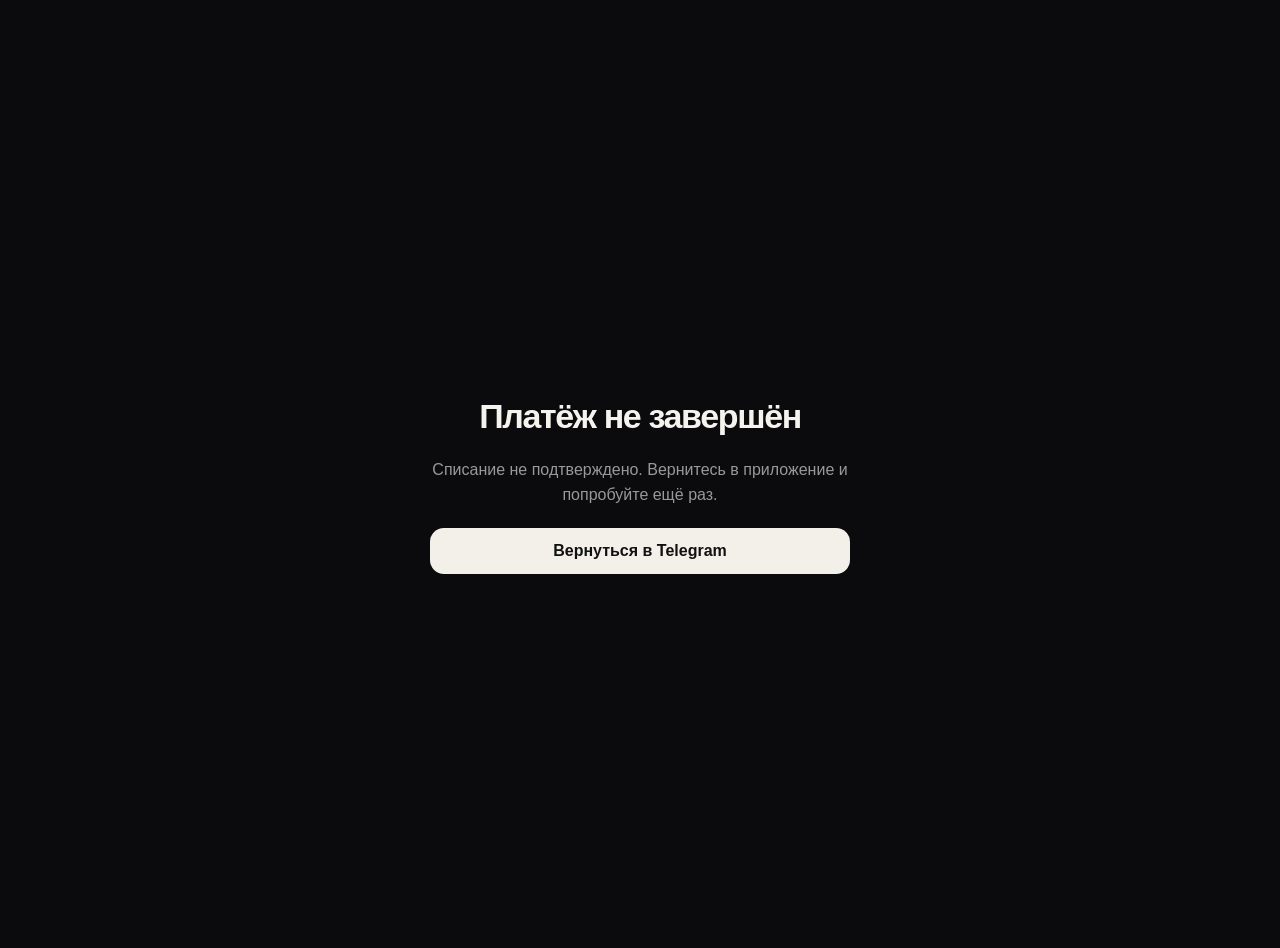
<file: payment-fail.html>
<!doctype html><html lang="ru"><head><meta charset="utf-8"><meta name="viewport" content="width=device-width,initial-scale=1"><meta name="theme-color" content="#0b0b0d"><title>Оплата NI FITNESS</title><style>body{margin:0;background:#0b0b0d;color:#f5f3ee;font-family:-apple-system,BlinkMacSystemFont,"Segoe UI",sans-serif;display:grid;place-items:center;min-height:100vh;padding:24px;text-align:center}.c{max-width:420px}h1{font-size:34px;letter-spacing:-.04em}p{color:#999;line-height:1.55}a{display:block;background:#f2f0e9;color:#111;text-decoration:none;padding:14px;border-radius:14px;font-weight:800;margin-top:20px}</style></head><body><div class="c"><h1>Платёж не завершён</h1><p>Списание не подтверждено. Вернитесь в приложение и попробуйте ещё раз.</p><a href="https://t.me/nifitnesspro_bot">Вернуться в Telegram</a></div></body></html>
</file>
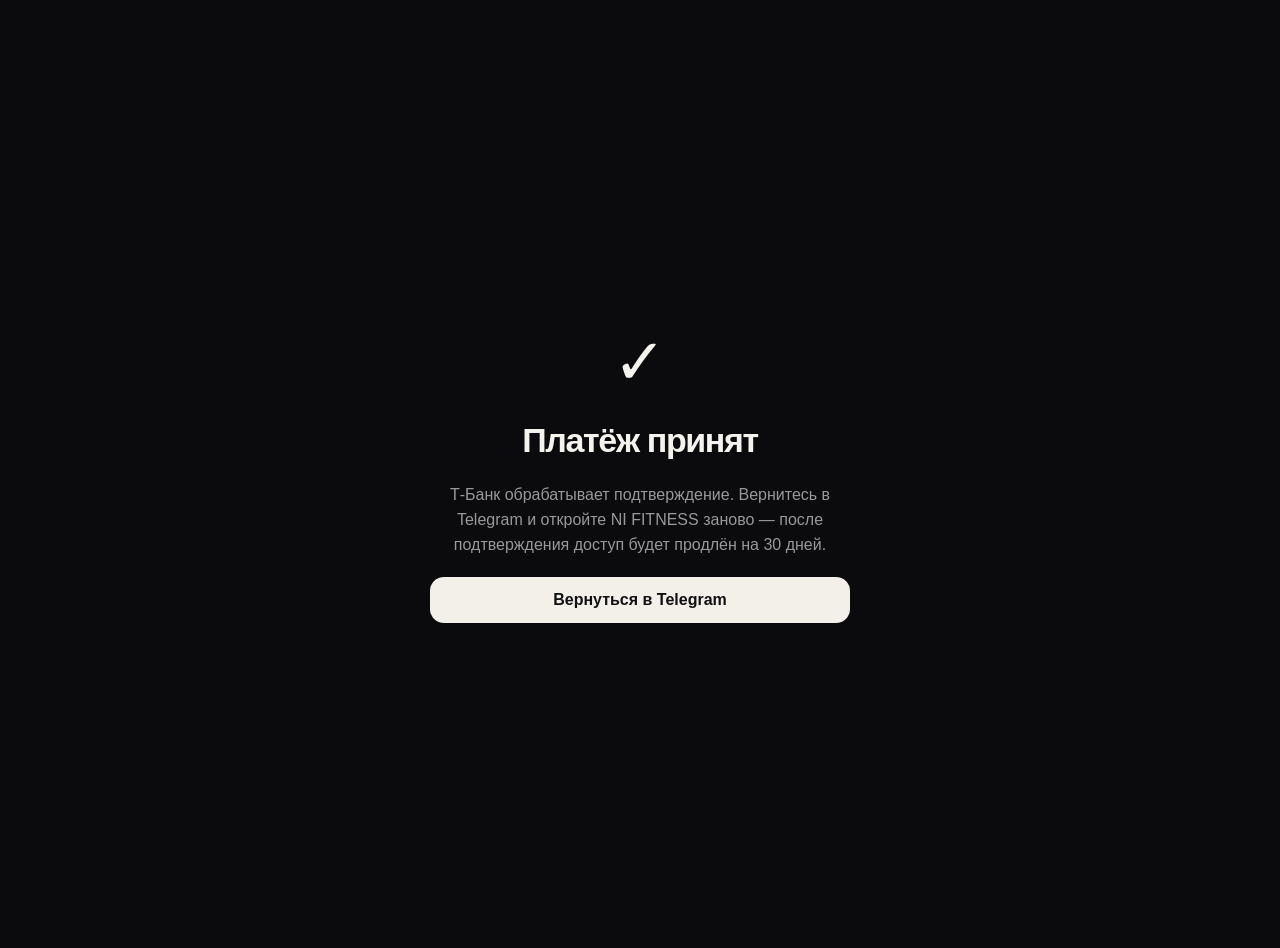
<file: payment-success.html>
<!doctype html><html lang="ru"><head><meta charset="utf-8"><meta name="viewport" content="width=device-width,initial-scale=1"><meta name="theme-color" content="#0b0b0d"><title>Оплата NI FITNESS</title><style>body{margin:0;background:#0b0b0d;color:#f5f3ee;font-family:-apple-system,BlinkMacSystemFont,"Segoe UI",sans-serif;display:grid;place-items:center;min-height:100vh;padding:24px;text-align:center}.c{max-width:420px}.n{font-size:64px}h1{font-size:34px;letter-spacing:-.04em}p{color:#999;line-height:1.55}a{display:block;background:#f2f0e9;color:#111;text-decoration:none;padding:14px;border-radius:14px;font-weight:800;margin-top:20px}</style></head><body><div class="c"><div class="n">✓</div><h1>Платёж принят</h1><p>Т‑Банк обрабатывает подтверждение. Вернитесь в Telegram и откройте NI FITNESS заново — после подтверждения доступ будет продлён на 30 дней.</p><a href="https://t.me/nifitnesspro_bot">Вернуться в Telegram</a></div></body></html>
</file>
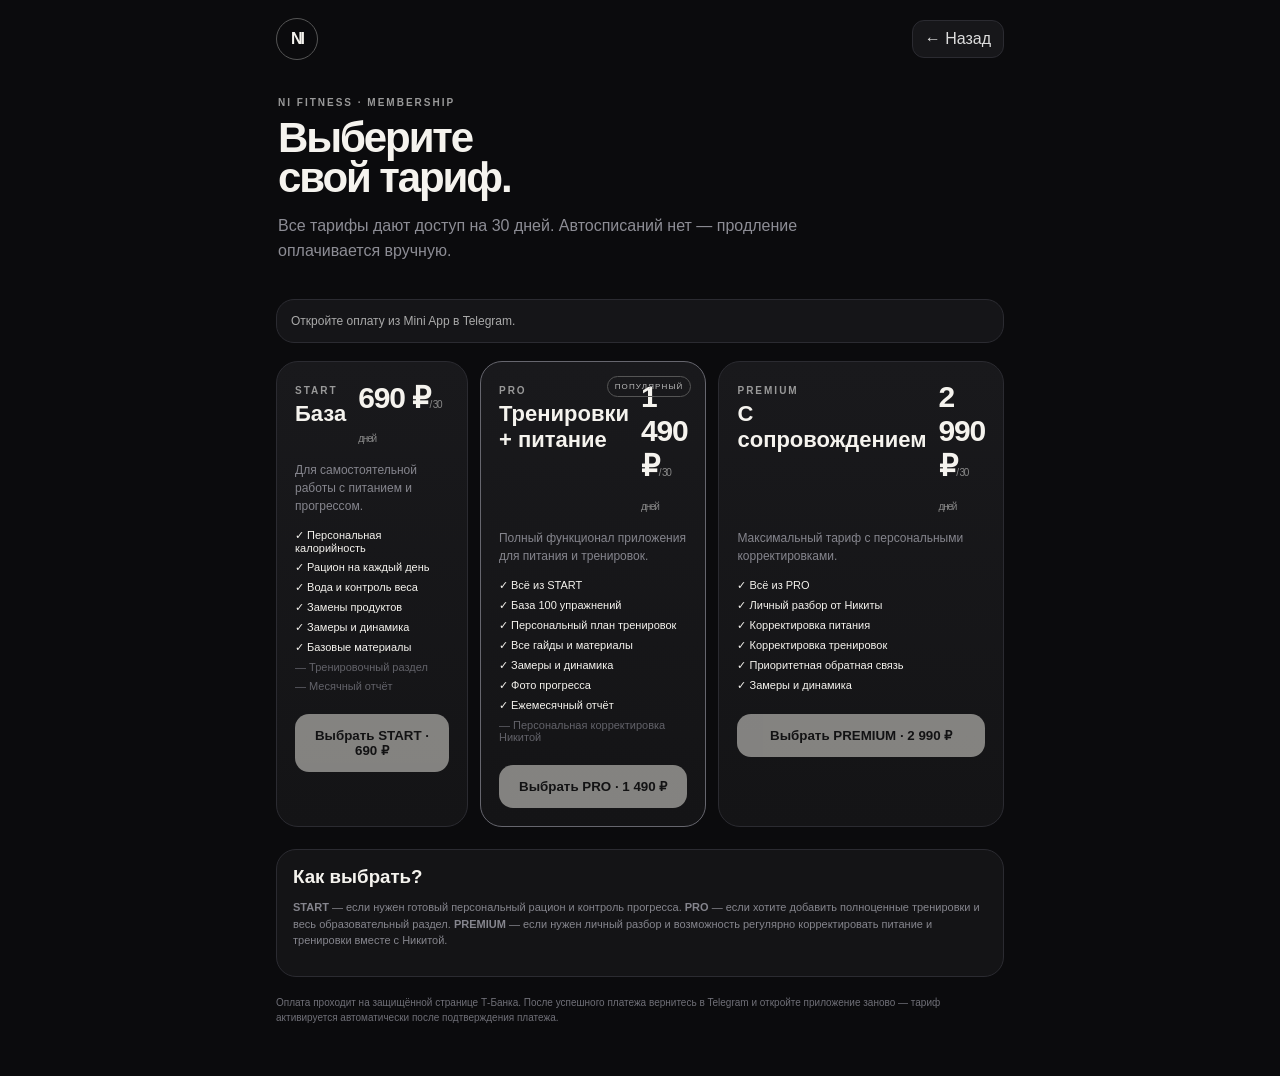
<file: payment.html>
<!doctype html>
<html lang="ru">
<head>
<meta charset="utf-8">
<meta name="viewport" content="width=device-width,initial-scale=1,viewport-fit=cover">
<meta name="theme-color" content="#0b0b0d">
<title>NI FITNESS · Подписка</title>
<script src="https://telegram.org/js/telegram-web-app.js"></script>
<style>
:root{--bg:#0b0b0d;--card:#161619;--line:#2b2b31;--text:#f5f3ee;--muted:#8d8d95}
*{box-sizing:border-box}body{margin:0;background:var(--bg);color:var(--text);font-family:Inter,-apple-system,BlinkMacSystemFont,"Segoe UI",sans-serif}
.wrap{max-width:760px;margin:auto;padding:18px 16px 50px}.top{display:flex;justify-content:space-between;align-items:center;margin-bottom:24px}
.logo{width:42px;height:42px;border:1px solid #555;border-radius:50%;display:grid;place-items:center;font-weight:800;letter-spacing:-2px}
.back{background:#17171a;border:1px solid var(--line);color:#ddd;border-radius:12px;padding:9px 12px;text-decoration:none}
.eyebrow{font-size:10px;letter-spacing:.2em;color:#999;font-weight:700}.hero{padding:8px 2px 12px}.hero h1{font-size:42px;line-height:.95;letter-spacing:-.05em;margin:8px 0 12px}
.hero p{color:var(--muted);line-height:1.55;max-width:560px}.status{background:#151518;border:1px solid var(--line);border-radius:18px;padding:14px;margin:8px 0 18px;color:#aaa;font-size:12px}
.plans{display:grid;gap:12px}.plan{position:relative;background:linear-gradient(180deg,#19191c,#141416);border:1px solid var(--line);border-radius:22px;padding:18px}
.plan.featured{border-color:#66666e}.badge{position:absolute;right:14px;top:14px;font-size:8px;letter-spacing:.14em;border:1px solid #555;border-radius:99px;padding:5px 7px;color:#bbb}
.plan-top{display:flex;justify-content:space-between;align-items:flex-start;gap:12px}.plan h2{margin:3px 0;font-size:22px}.price{font-size:30px;font-weight:800;letter-spacing:-.04em}.price small{font-size:10px;color:#888;font-weight:500}
.plan>p{color:#85858d;font-size:12px;line-height:1.5}.features{list-style:none;padding:0;margin:14px 0;display:grid;gap:7px;font-size:11px}.features .off{color:#626269}
.pay{width:100%;border:0;background:#f2f0e9;color:#111;border-radius:14px;padding:14px;font-weight:800;margin-top:8px}.pay:disabled{opacity:.5}
.note{font-size:10px;color:#6f6f77;line-height:1.55;margin-top:18px}.compare{margin-top:22px;background:#141416;border:1px solid var(--line);border-radius:20px;padding:16px}
.compare h3{margin:0 0 10px}.compare p{color:#85858d;font-size:11px;line-height:1.5}
@media(min-width:700px){.plans{grid-template-columns:repeat(3,1fr)}}
</style>
</head>
<body>
<div class="wrap">
  <div class="top"><div class="logo">NI</div><a class="back" href="/">← Назад</a></div>

  <div class="hero">
    <span class="eyebrow">NI FITNESS · MEMBERSHIP</span>
    <h1>Выберите<br>свой тариф.</h1>
    <p>Все тарифы дают доступ на 30 дней. Автосписаний нет — продление оплачивается вручную.</p>
  </div>

  <div class="status" id="paymentStatus">Проверяем Telegram-профиль…</div>

  <div class="plans">
    <div class="plan">
      <div class="plan-top">
        <div><span class="eyebrow">START</span><h2>База</h2></div>
        <div class="price">690 ₽<small>/ 30 дней</small></div>
      </div>
      <p>Для самостоятельной работы с питанием и прогрессом.</p>
      <ul class="features">
        <li>✓ Персональная калорийность</li>
        <li>✓ Рацион на каждый день</li>
        <li>✓ Вода и контроль веса</li>
        <li>✓ Замены продуктов</li>
        <li>✓ Замеры и динамика</li>
        <li>✓ Базовые материалы</li>
        <li class="off">— Тренировочный раздел</li>
        <li class="off">— Месячный отчёт</li>
      </ul>
      <button class="pay" data-tariff="690">Выбрать START · 690 ₽</button>
    </div>

    <div class="plan featured">
      <span class="badge">ПОПУЛЯРНЫЙ</span>
      <div class="plan-top">
        <div><span class="eyebrow">PRO</span><h2>Тренировки + питание</h2></div>
        <div class="price">1 490 ₽<small>/ 30 дней</small></div>
      </div>
      <p>Полный функционал приложения для питания и тренировок.</p>
      <ul class="features">
        <li>✓ Всё из START</li>
        <li>✓ База 100 упражнений</li>
        <li>✓ Персональный план тренировок</li>
        <li>✓ Все гайды и материалы</li>
        <li>✓ Замеры и динамика</li>
        <li>✓ Фото прогресса</li>
        <li>✓ Ежемесячный отчёт</li>
        <li class="off">— Персональная корректировка Никитой</li>
      </ul>
      <button class="pay" data-tariff="1490">Выбрать PRO · 1 490 ₽</button>
    </div>

    <div class="plan">
      <div class="plan-top">
        <div><span class="eyebrow">PREMIUM</span><h2>С сопровождением</h2></div>
        <div class="price">2 990 ₽<small>/ 30 дней</small></div>
      </div>
      <p>Максимальный тариф с персональными корректировками.</p>
      <ul class="features">
        <li>✓ Всё из PRO</li>
        <li>✓ Личный разбор от Никиты</li>
        <li>✓ Корректировка питания</li>
        <li>✓ Корректировка тренировок</li>
        <li>✓ Приоритетная обратная связь</li>
        <li>✓ Замеры и динамика</li>
      </ul>
      <button class="pay" data-tariff="2990">Выбрать PREMIUM · 2 990 ₽</button>
    </div>
  </div>

  <div class="compare">
    <h3>Как выбрать?</h3>
    <p><b>START</b> — если нужен готовый персональный рацион и контроль прогресса. <b>PRO</b> — если хотите добавить полноценные тренировки и весь образовательный раздел. <b>PREMIUM</b> — если нужен личный разбор и возможность регулярно корректировать питание и тренировки вместе с Никитой.</p>
  </div>

  <div class="note">Оплата проходит на защищённой странице Т‑Банка. После успешного платежа вернитесь в Telegram и откройте приложение заново — тариф активируется автоматически после подтверждения платежа.</div>
</div>
<script src="payment.js?v=1.0"></script>
</body></html>
</file>
